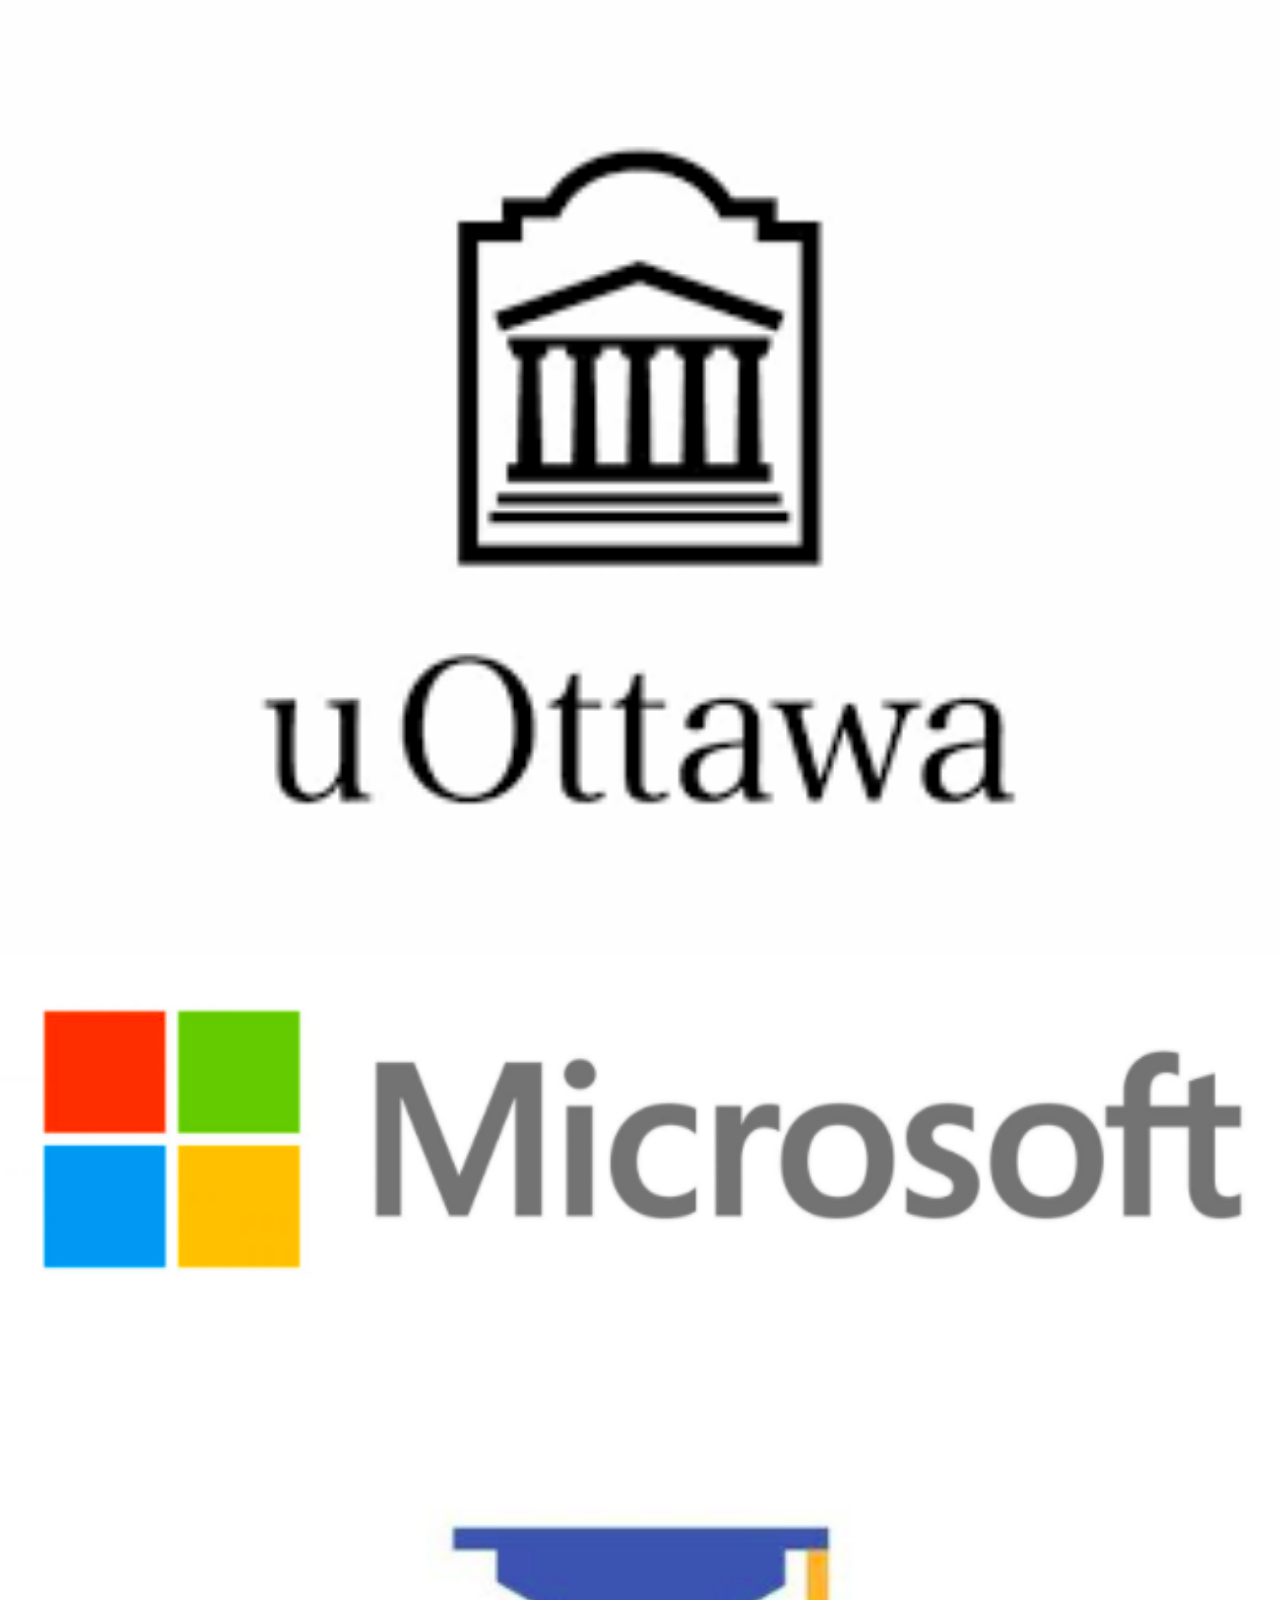
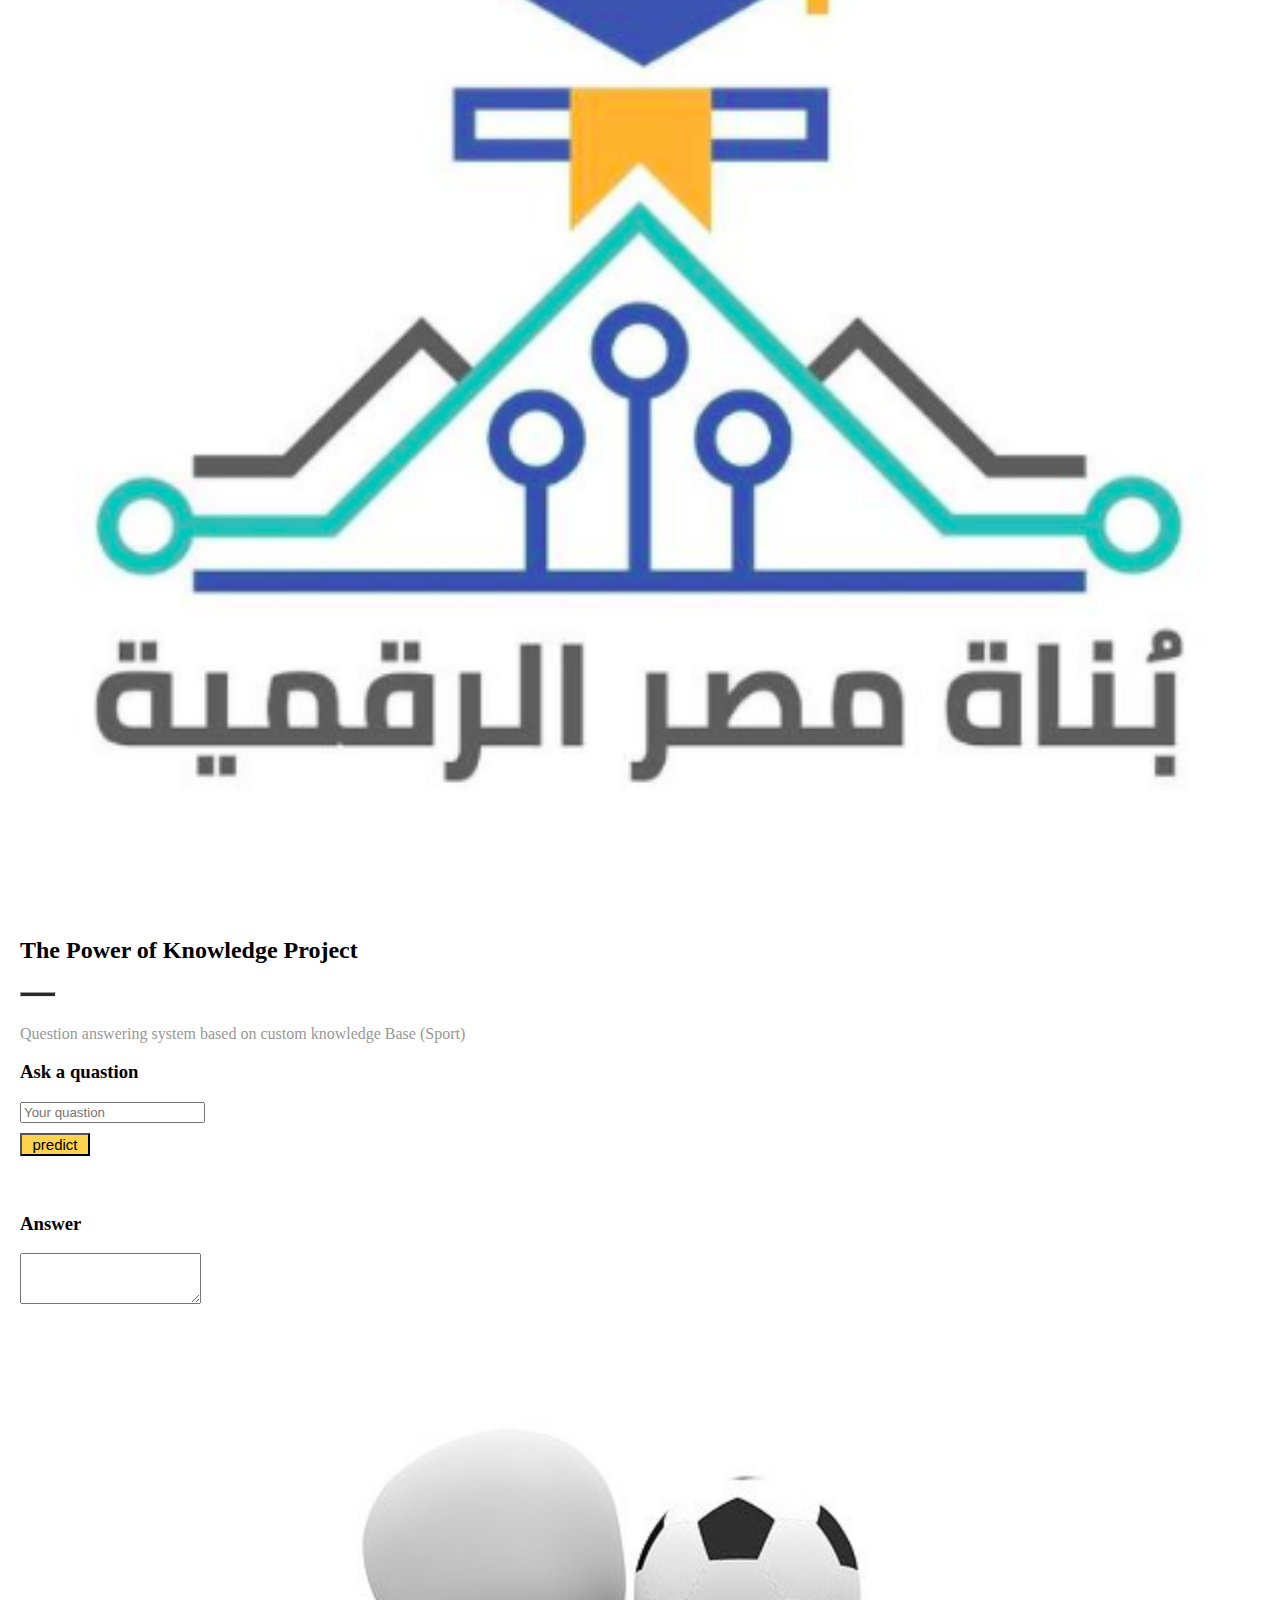
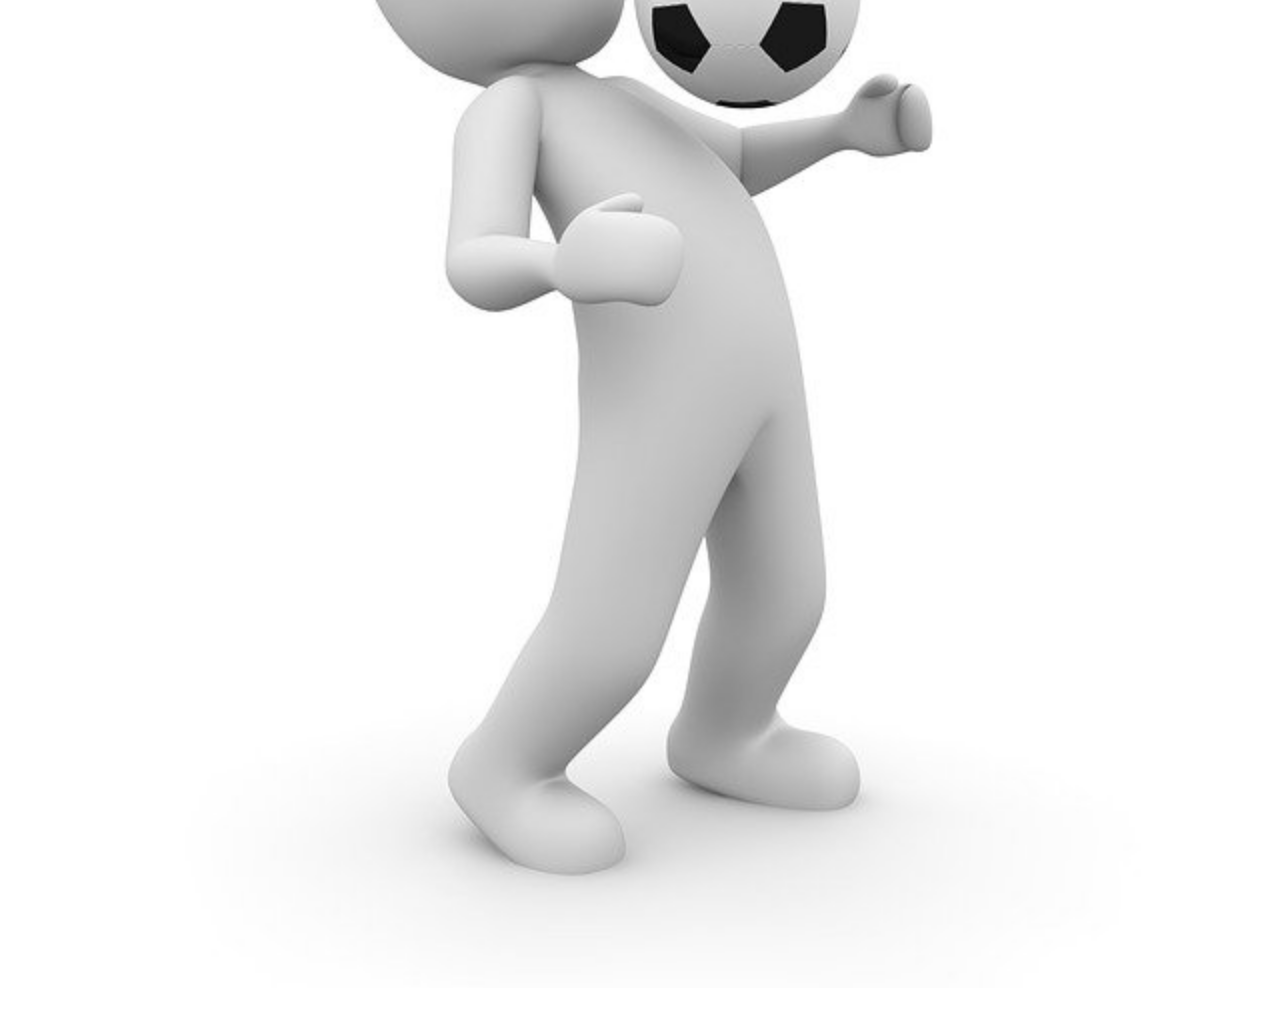
<file: index2.html>
<!DOCTYPE html>
<html lang="en">
    
<head>
    <meta charset="utf-8">
    <title>Question Answering</title>
    <link rel="stylesheet" href="https://cdn.jsdelivr.net/npm/bootstrap@5.1.3/dist/css/bootstrap.min.css" integrity="sha384-1BmE4kWBq78iYhFldvKuhfTAU6auU8tT94WrHftjDbrCEXSU1oBoqyl2QvZ6jIW3" crossorigin="anonymous">
    <link rel="stylesheet" href="css/main.css">
    <link href="https://fonts.googleapis.com/css?family=Source+Sans+Pro:300" rel="stylesheet">


</head>
<body>
  <nav class="navbar navbar-expand-lg">
    <div class="container">
        <a href="#" class="navbar-brand logos">
          <img src="img/uootawa.png"/>
        </a>
        <a href="#" class="navbar-brand mx-auto logos">
          <img src="img/microsoft.png"/>
        </a>
        <a href="#" class="navbar-brand ms-auto logos">
          <img src="img/debi.png"/>
        </a>

        <!-- <div class="navbar-nav ms-auto">
        </div> -->
        
    </div>
</nav>



<!---section form quastion------>
  <section class="contant">
    <div class="container">
      <div class="row">
        <div class="quastion">
          <div class="col-lg-12">
            <div class="sec-title">
               <h2>The Power of Knowledge Project</h2>
               <hr class="botm-line">
               <p class="sec-para black">Question answering system based on custom knowledge Base (Sport)</p>
            </div>
           </div> 
          <div class="row">
            <div class="col-sm-8">
              <div class="question_container">
                <div class="cont-titel">
                  <h3>Ask a quastion</h3>
                  </div>  
                <div class="contact-info">    
                  <form  role="form" class="contactForm" action="http://127.0.0.1:5000/predict" method="get">
                            <div class="form-group">
                              <input type="text"  class="form-control" name="question" placeholder="Your quastion"/>
                           </div>  
                           <button type="submit" value="predict" class="btn btn-send">predict</button>
                        <div class="form-group">
						</br>
						<h3>Answer</h3>
                          <textarea class="form-control" readonly name="result" rows="3" data-rule="required" ></textarea>
                     </div>
                     
                  </form>
                </div>
              </div>
              
      </div> 
      <div class="col-sm-4">
          <div class="contact-icon-container">
            <div class="img">
              <img src="img/img1.jpg"/>
            </div>
       </div>            
              
      </div>        
          </div>  
        </div>
        
</div>
</div>    
</section>  
<script src="https://code.jquery.com/jquery-3.6.0.js" integrity="sha256-H+K7U5CnXl1h5ywQfKtSj8PCmoN9aaq30gDh27Xc0jk=" crossorigin="anonymous"></script>
<script src="https://cdn.jsdelivr.net/npm/bootstrap@5.1.3/dist/js/bootstrap.min.js" integrity="sha384-QJHtvGhmr9XOIpI6YVutG+2QOK9T+ZnN4kzFN1RtK3zEFEIsxhlmWl5/YESvpZ13" crossorigin="anonymous"></script>
    
</body>
</html>
</file>
<file: css/main.css>
body{
    width: 100%;
    height: 100%;
    margin: 0;
    padding: 0;
    box-sizing: border-box;
    background-color: #fff;
    overflow: hidden;
}
.navbar .logos{
    width: 9rem;
    height: auto;
}
.navbar .logos img{
    width: 100%;
}
.contant{
    padding: 20px;
    width: 100%;
    height: 100%;
}
.contant hr
{
	background-color: #2b2b2b;
	width: 34px;
	height: 3px;
	display: inline-block;
}
.sec-title:hover .botm-line
{
	width: 70px;
    transition-property: width;
    transition-duration: 2s;
    transition-timing-function: linear;
    transition-delay: 1s;
}
.question_container{
    width: 70%;
}
.contact-info .btn{
     width: 70px;
    background-color: #FFD34E;
    border-radius: 0;
    font-family: 'Lato', sans-serif;
    font-size: 15px;
    margin-top: 10px;
    margin-bottom: 20px;
   
}
.contant .sec-title p{
    color:#989898
}
.contant .cont-icon {
     position: relative;
    font-size: 27px;
    float: left;
    padding: 7px;
    padding-right: 0;
    padding-bottom: 0
}

.contact-icon-container img{
    width: 100%;
    top: -38px;
}
</file>
